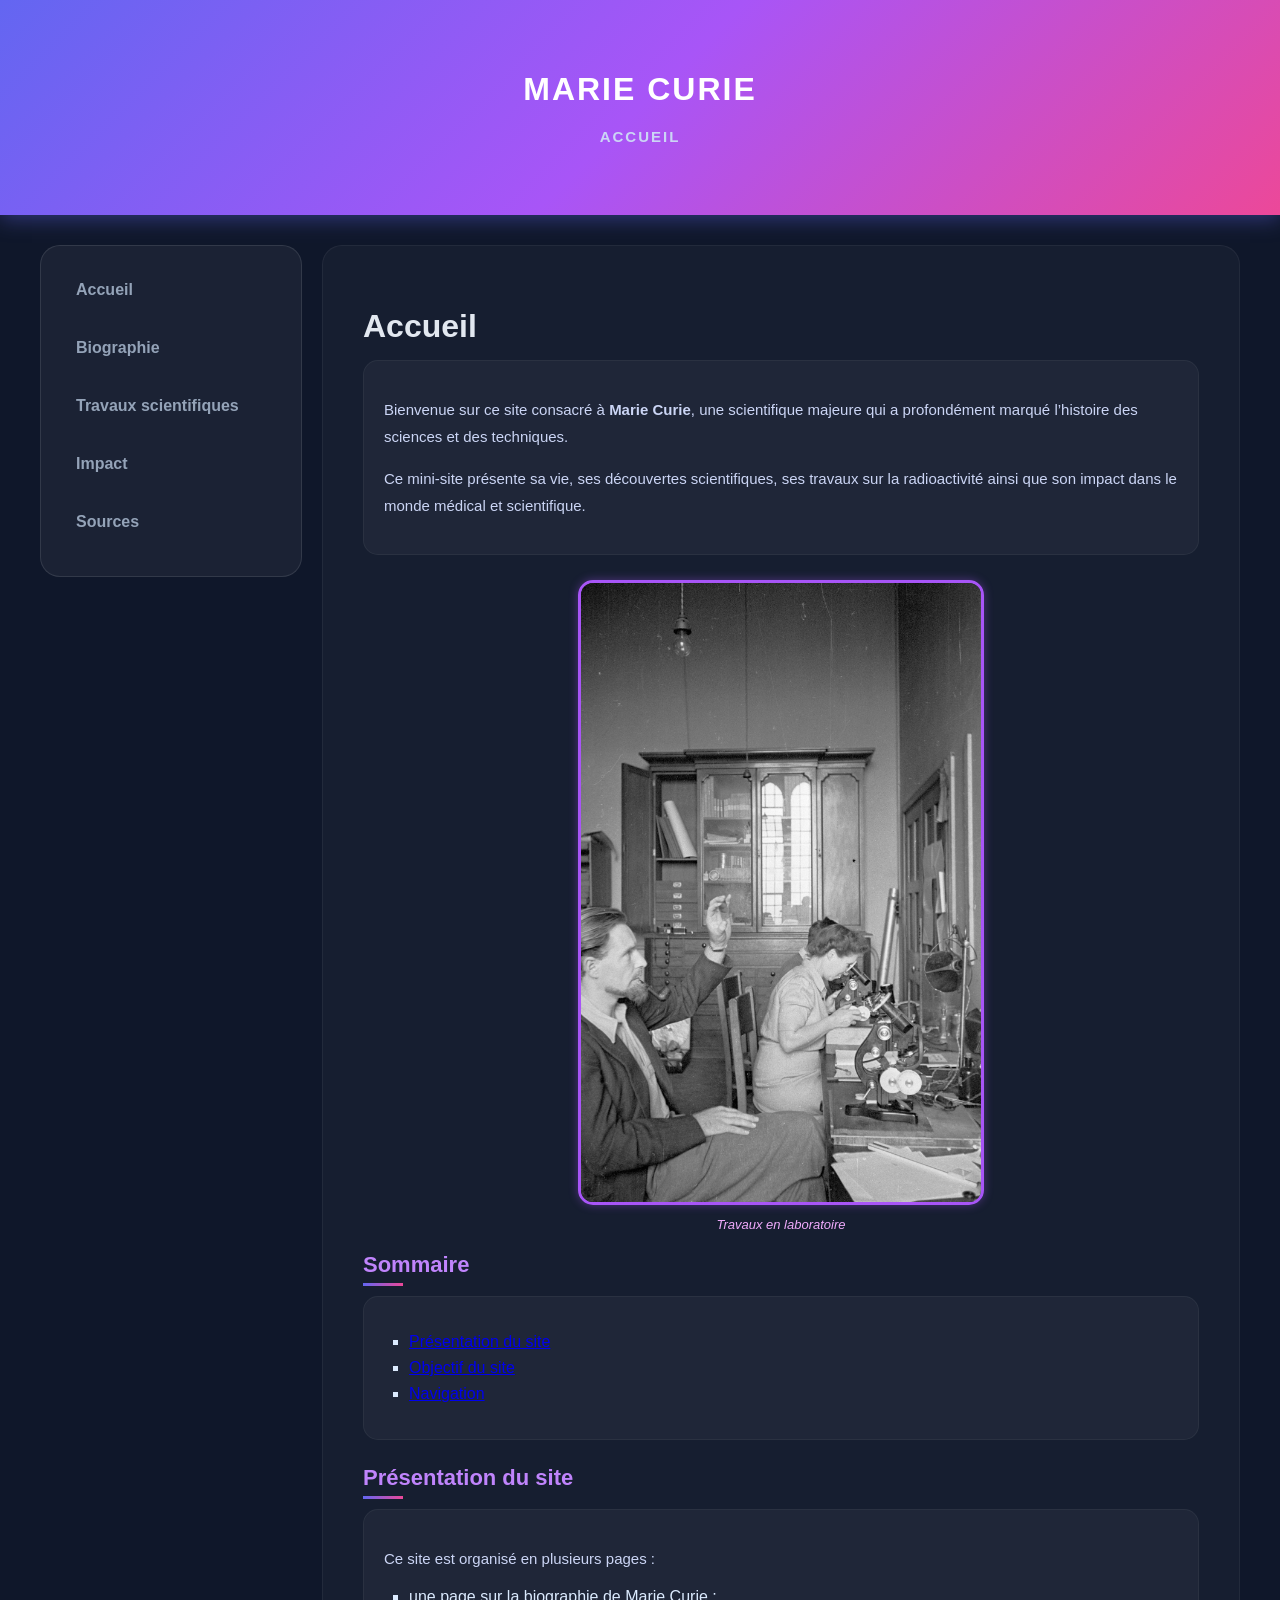
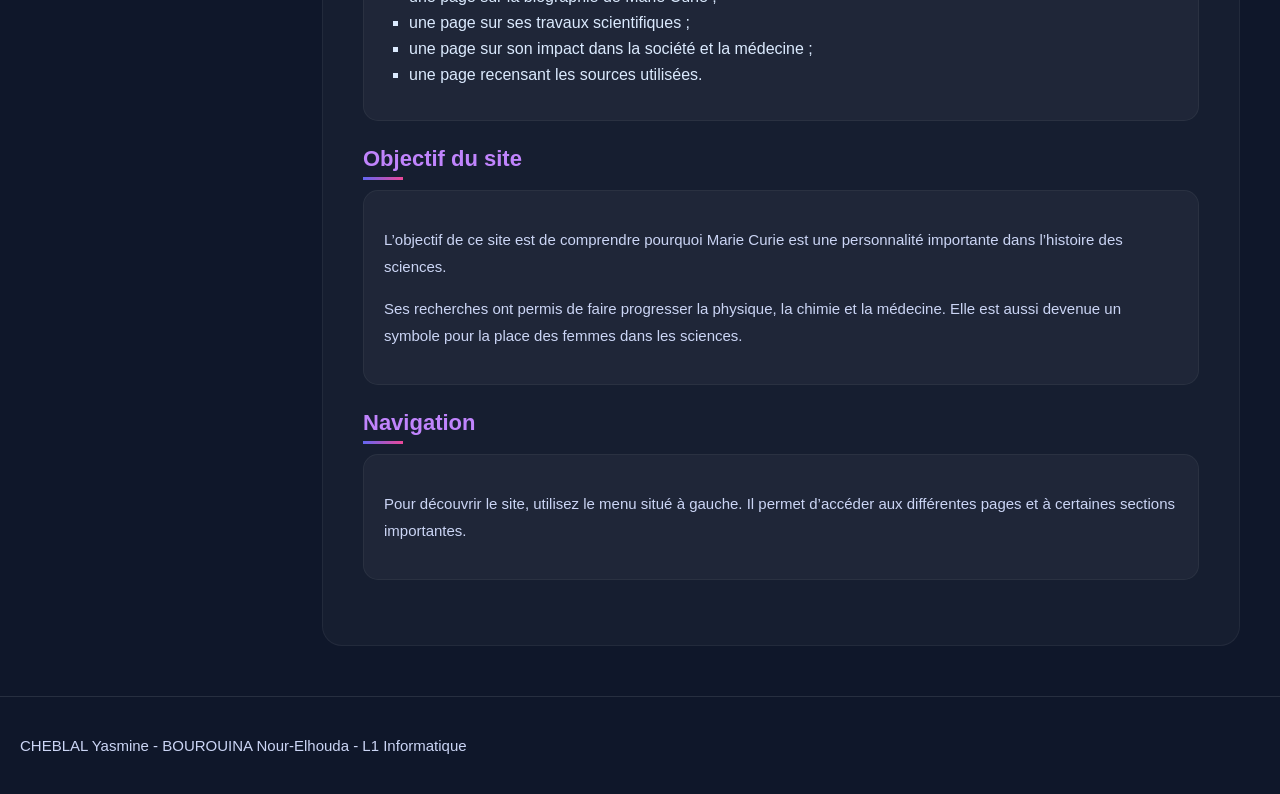
<file: ProjetDocWeb/HTML/index.html>
<!DOCTYPE html PUBLIC "-//W3C//DTD XHTML 1.0 Strict//EN"
  "http://www.w3.org/TR/xhtml1/DTD/xhtml1-strict.dtd">

<html xmlns="http://www.w3.org/1999/xhtml" lang="fr">
<head>
<meta http-equiv="Content-Type" content="text/html; charset=utf-8" />
<title>Marie Curie - Accueil</title>
<link rel="stylesheet" type="text/css" href="../css/Cheblal-Bourouina.css" />
</head>

<body>

<div id="titre">
<h1>Marie Curie</h1>
<p>Accueil</p>
</div>

<div id="body">

<div id="menu">
<a href="index.html">Accueil</a>
<a href="biographie.html">Biographie</a>
<a href="travaux.html">Travaux scientifiques</a>
<a href="impact.html">Impact</a>
<a href="sources.html">Sources</a>
</div>
<div id="contenu">
<h1 id="accueil">Accueil</h1>
<div class="section">
<p>Bienvenue sur ce site consacré à <strong>Marie Curie</strong>, une
scientifique majeure qui a profondément marqué l’histoire des sciences
et des techniques.</p>
<p>Ce mini-site présente sa vie, ses découvertes scientifiques, ses
travaux sur la radioactivité ainsi que son impact dans le monde médical
et scientifique.</p>
</div>
<div class="float">
<img src="../IMAGES/traveaux.jpeg" alt="Travaux en laboratoire" />
<div class="figcaption">Travaux en laboratoire</div>
</div>
<h2 id="sommaire">Sommaire</h2>
<div class="section">
<ul>
<li><a href="#presentation">Présentation du site</a></li>
<li><a href="#objectif">Objectif du site</a></li>
<li><a href="#navigation">Navigation</a></li>
</ul>
</div>
<h2 id="presentation">Présentation du site</h2>
<div class="section">
<p>Ce site est organisé en plusieurs pages :</p>
<ul>
<li>une page sur la biographie de Marie Curie ;</li>
<li>une page sur ses travaux scientifiques ;</li>
<li>une page sur son impact dans la société et la médecine ;</li>
<li>une page recensant les sources utilisées.</li>
</ul>
</div>
<h2 id="objectif">Objectif du site</h2>
<div class="section">
<p>L’objectif de ce site est de comprendre pourquoi Marie Curie est une
personnalité importante dans l’histoire des sciences.</p>
<p>Ses recherches ont permis de faire progresser la physique, la chimie
et la médecine. Elle est aussi devenue un symbole pour la place des
femmes dans les sciences.</p>
</div>
<h2 id="navigation">Navigation</h2>
<div class="section">
<p>Pour découvrir le site, utilisez le menu situé à gauche. Il permet
d’accéder aux différentes pages et à certaines sections importantes.</p>
</div>
</div>

</div>

<div id="auteurs">
<p>CHEBLAL Yasmine  - BOUROUINA Nour-Elhouda  - L1 Informatique</p>
</div>
</body>
</html>
</file>
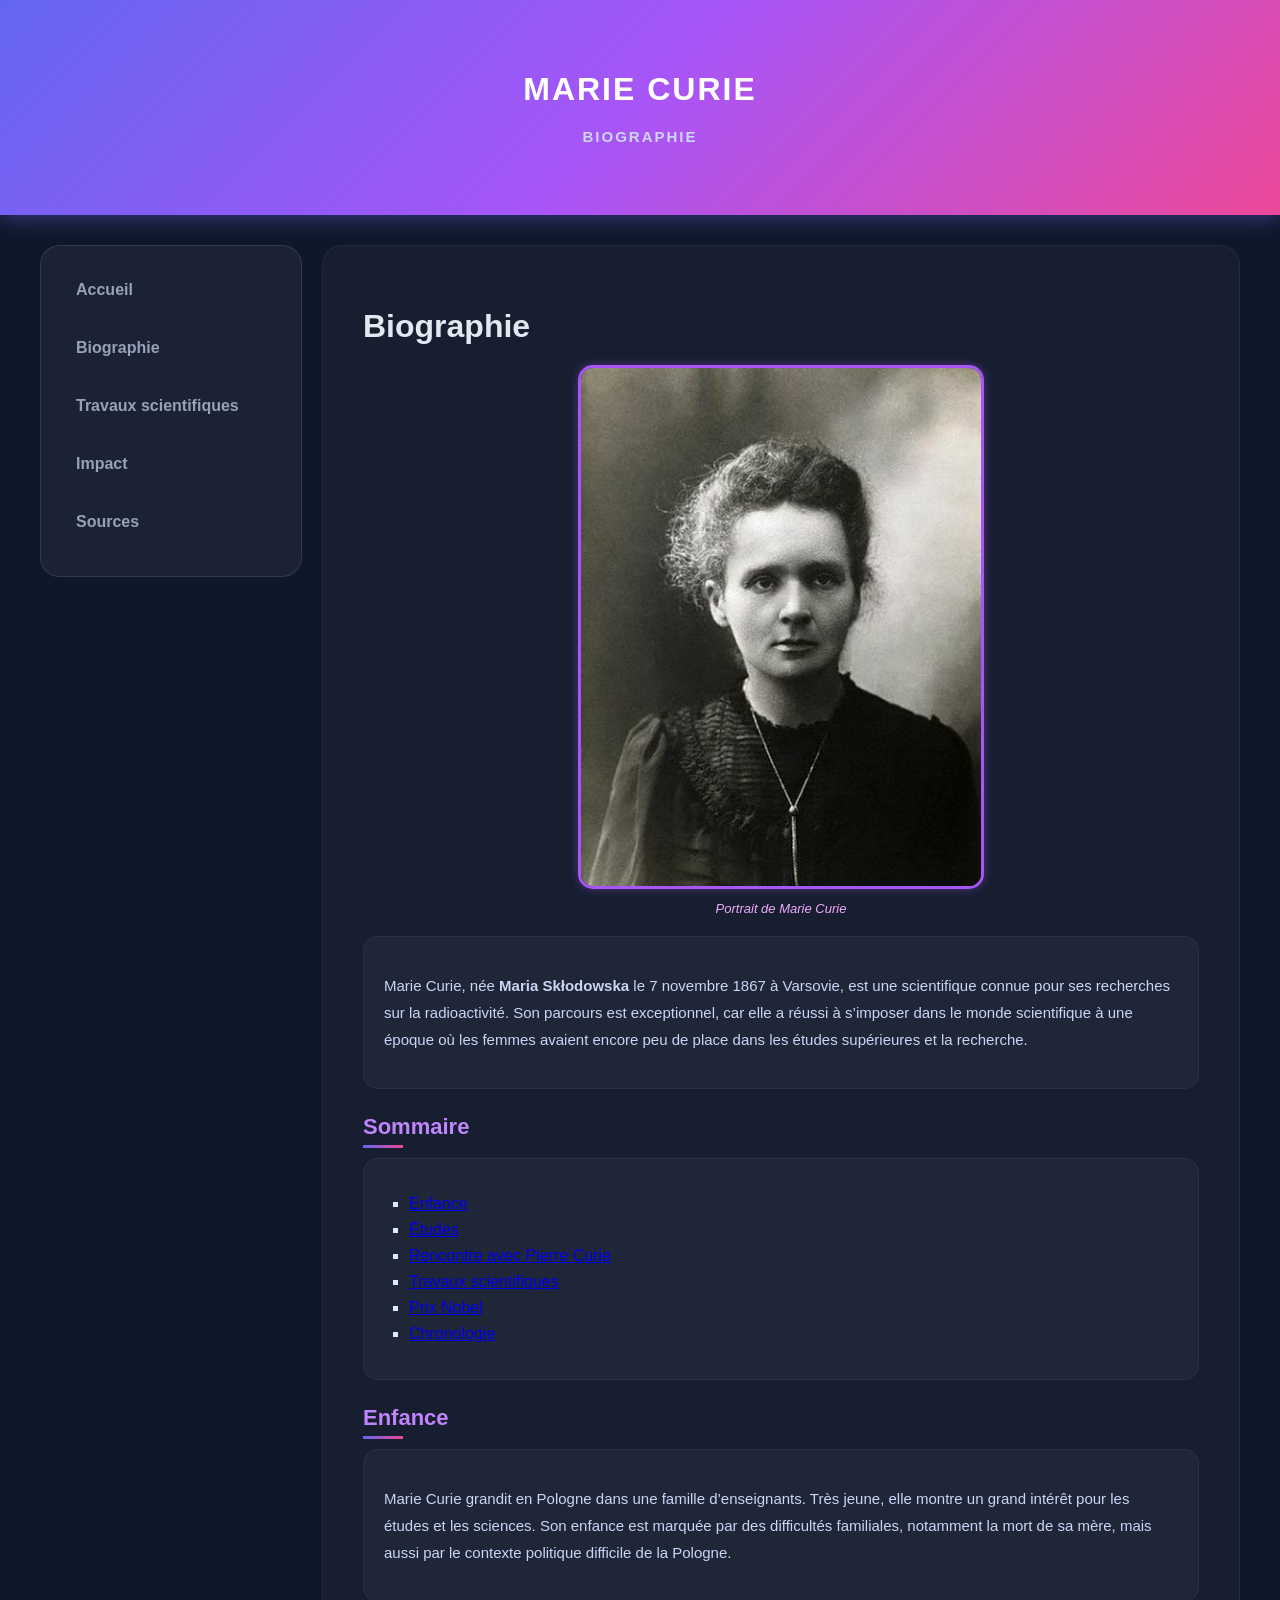
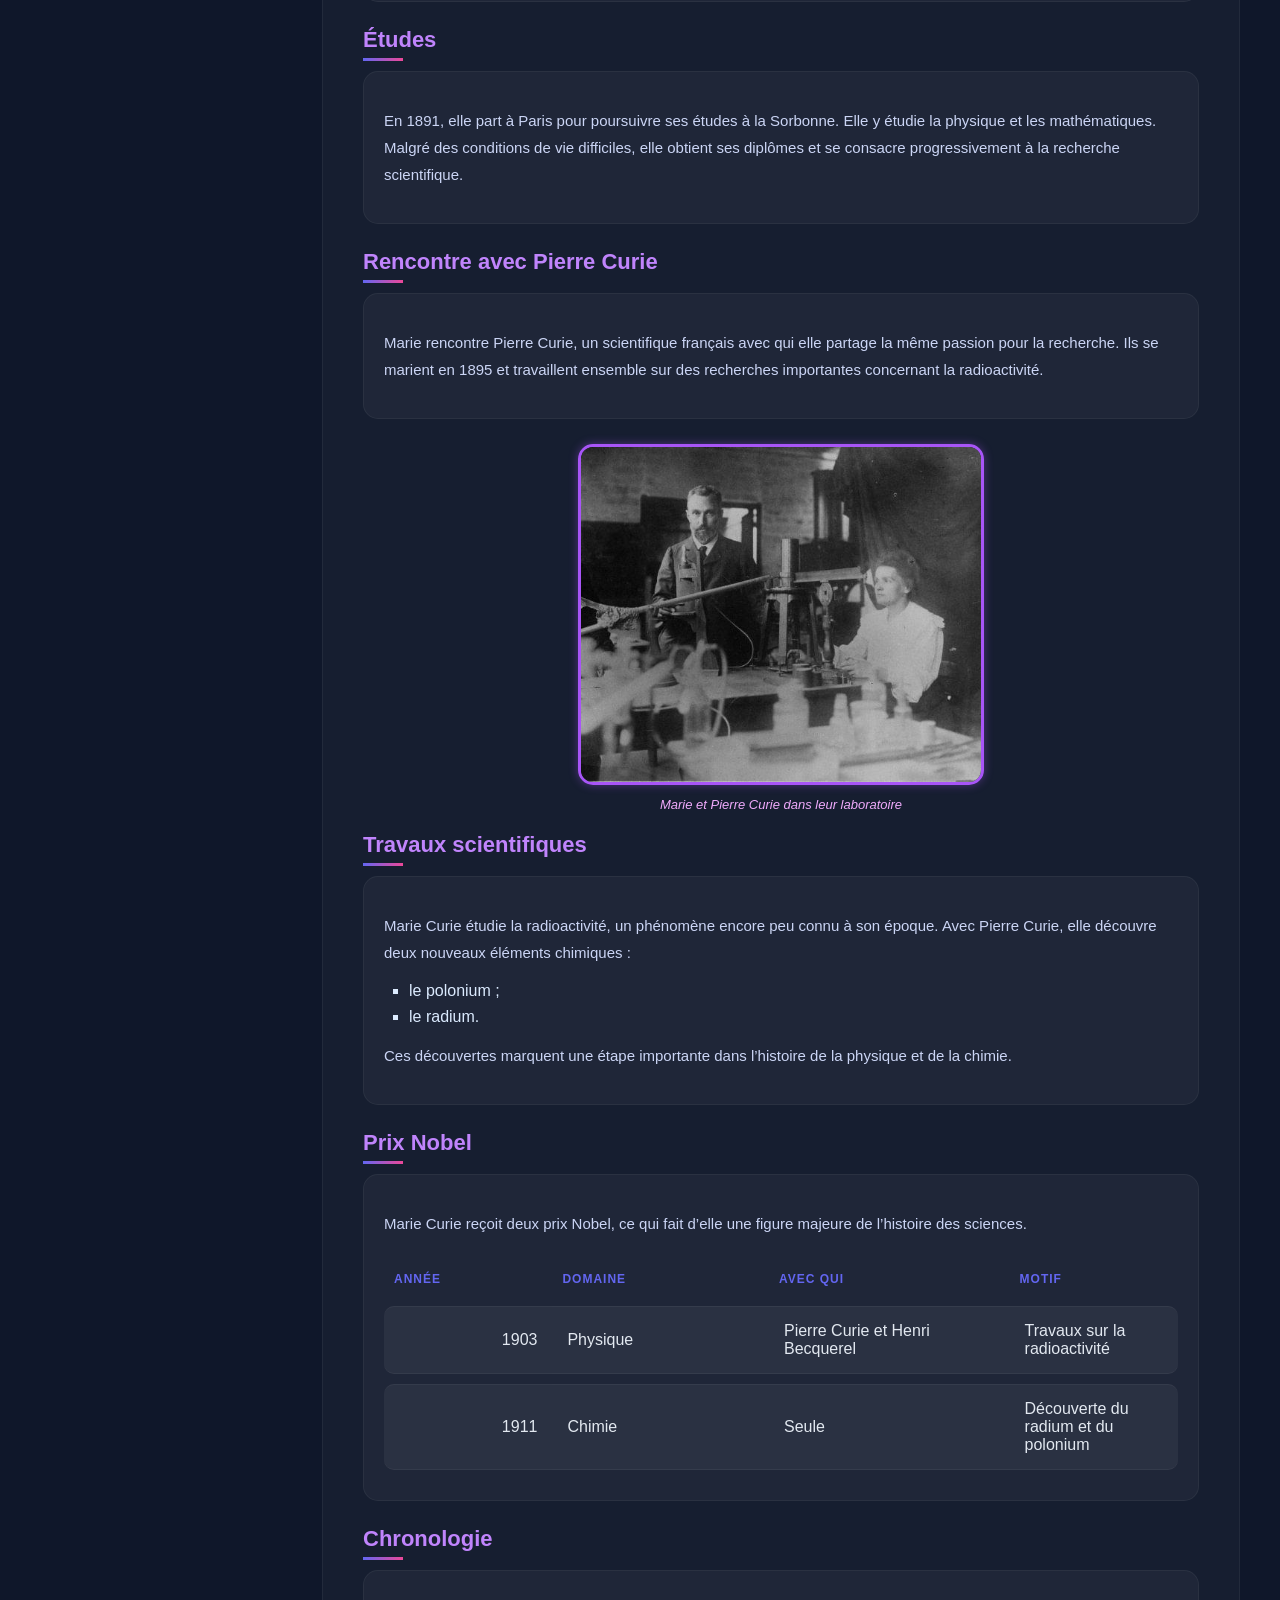
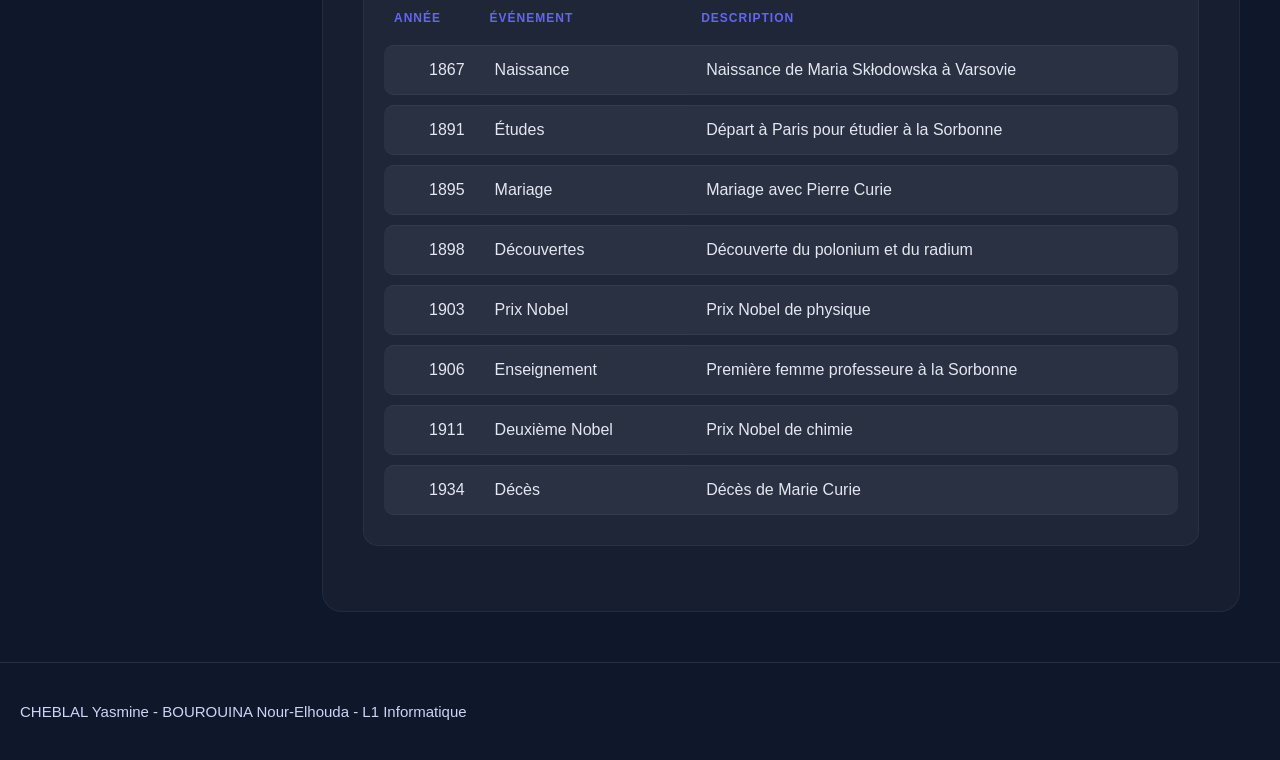
<file: ProjetDocWeb/HTML/biographie.html>
<!DOCTYPE html PUBLIC "-//W3C//DTD XHTML 1.0 Strict//EN"
  "http://www.w3.org/TR/xhtml1/DTD/xhtml1-strict.dtd">

<html xmlns="http://www.w3.org/1999/xhtml" lang="fr">
<head>
<meta http-equiv="Content-Type" content="text/html; charset=utf-8" />
<title>Marie Curie - Biographie</title>
<link rel="stylesheet" type="text/css" href="../css/Cheblal-Bourouina.css" />
</head>

<body>

<div id="titre">
<h1>Marie Curie</h1>
<p>Biographie</p>
</div>

<div id="body">

<div id="menu">
<a href="index.html">Accueil</a>
<a href="biographie.html">Biographie</a>
<a href="travaux.html">Travaux scientifiques</a>
<a href="impact.html">Impact</a>
<a href="sources.html">Sources</a>
</div>
<div id="contenu">
<h1 id="biographie">Biographie</h1>
<div class="float">
<img src="../IMAGES/marie.jpg" alt="Portrait de Marie Curie" />
<div class="figcaption">Portrait de Marie Curie</div>
</div>
<div class="section">
<p>Marie Curie, née <strong>Maria Skłodowska</strong> le 7 novembre 1867
à Varsovie, est une scientifique connue pour ses recherches sur la
radioactivité. Son parcours est exceptionnel, car elle a réussi à
s’imposer dans le monde scientifique à une époque où les femmes avaient
encore peu de place dans les études supérieures et la recherche.</p>
</div>
<h2 id="sommaire">Sommaire</h2>
<div class="section">
<ul>
<li><a href="#enfance">Enfance</a></li>
<li><a href="#etudes">Études</a></li>
<li><a href="#pierre-curie">Rencontre avec Pierre Curie</a></li>
<li><a href="#travaux">Travaux scientifiques</a></li>
<li><a href="#prix-nobel">Prix Nobel</a></li>
<li><a href="#chronologie">Chronologie</a></li>
</ul>
</div>
<h2 id="enfance">Enfance</h2>
<div class="section">
<p>Marie Curie grandit en Pologne dans une famille d’enseignants. Très
jeune, elle montre un grand intérêt pour les études et les sciences. Son
enfance est marquée par des difficultés familiales, notamment la mort de
sa mère, mais aussi par le contexte politique difficile de la
Pologne.</p>
</div>
<h2 id="etudes">Études</h2>
<div class="section">
<p>En 1891, elle part à Paris pour poursuivre ses études à la Sorbonne.
Elle y étudie la physique et les mathématiques. Malgré des conditions de
vie difficiles, elle obtient ses diplômes et se consacre progressivement
à la recherche scientifique.</p>
</div>
<h2 id="pierre-curie">Rencontre avec Pierre Curie</h2>
<div class="section">
<p>Marie rencontre Pierre Curie, un scientifique français avec qui elle
partage la même passion pour la recherche. Ils se marient en 1895 et
travaillent ensemble sur des recherches importantes concernant la
radioactivité.</p>
</div>
<div class="float">
<img src="../IMAGES/labo2.jpeg"
alt="Marie et Pierre Curie dans leur laboratoire" />
<div class="figcaption">Marie et Pierre Curie dans leur
laboratoire</div>
</div>
<h2 id="travaux">Travaux scientifiques</h2>
<div class="section">
<p>Marie Curie étudie la radioactivité, un phénomène encore peu connu à
son époque. Avec Pierre Curie, elle découvre deux nouveaux éléments
chimiques :</p>
<ul>
<li>le polonium ;</li>
<li>le radium.</li>
</ul>
<p>Ces découvertes marquent une étape importante dans l’histoire de la
physique et de la chimie.</p>
</div>
<h2 id="prix-nobel">Prix Nobel</h2>
<div class="section">
<p>Marie Curie reçoit deux prix Nobel, ce qui fait d’elle une figure
majeure de l’histoire des sciences.</p>
<table>
<colgroup>
<col width="21%" />
<col width="27%" />
<col width="30%" />
<col width="21%" />
</colgroup>
<thead>
<tr class="header">
<th align="right">Année</th>
<th>Domaine</th>
<th>Avec qui</th>
<th>Motif</th>
</tr>
</thead>
<tbody>
<tr class="odd">
<td align="right">1903</td>
<td>Physique</td>
<td>Pierre Curie et Henri Becquerel</td>
<td>Travaux sur la radioactivité</td>
</tr>
<tr class="even">
<td align="right">1911</td>
<td>Chimie</td>
<td>Seule</td>
<td>Découverte du radium et du polonium</td>
</tr>
</tbody>
</table>
</div>
<h2 id="chronologie">Chronologie</h2>
<div class="section">
<table>
<thead>
<tr class="header">
<th align="right">Année</th>
<th>Événement</th>
<th>Description</th>
</tr>
</thead>
<tbody>
<tr class="odd">
<td align="right">1867</td>
<td>Naissance</td>
<td>Naissance de Maria Skłodowska à Varsovie</td>
</tr>
<tr class="even">
<td align="right">1891</td>
<td>Études</td>
<td>Départ à Paris pour étudier à la Sorbonne</td>
</tr>
<tr class="odd">
<td align="right">1895</td>
<td>Mariage</td>
<td>Mariage avec Pierre Curie</td>
</tr>
<tr class="even">
<td align="right">1898</td>
<td>Découvertes</td>
<td>Découverte du polonium et du radium</td>
</tr>
<tr class="odd">
<td align="right">1903</td>
<td>Prix Nobel</td>
<td>Prix Nobel de physique</td>
</tr>
<tr class="even">
<td align="right">1906</td>
<td>Enseignement</td>
<td>Première femme professeure à la Sorbonne</td>
</tr>
<tr class="odd">
<td align="right">1911</td>
<td>Deuxième Nobel</td>
<td>Prix Nobel de chimie</td>
</tr>
<tr class="even">
<td align="right">1934</td>
<td>Décès</td>
<td>Décès de Marie Curie</td>
</tr>
</tbody>
</table>
</div>
</div>

</div>

<div id="auteurs">
<p>CHEBLAL Yasmine  - BOUROUINA Nour-Elhouda  - L1 Informatique</p>
</div>
</body>
</html>
</file>
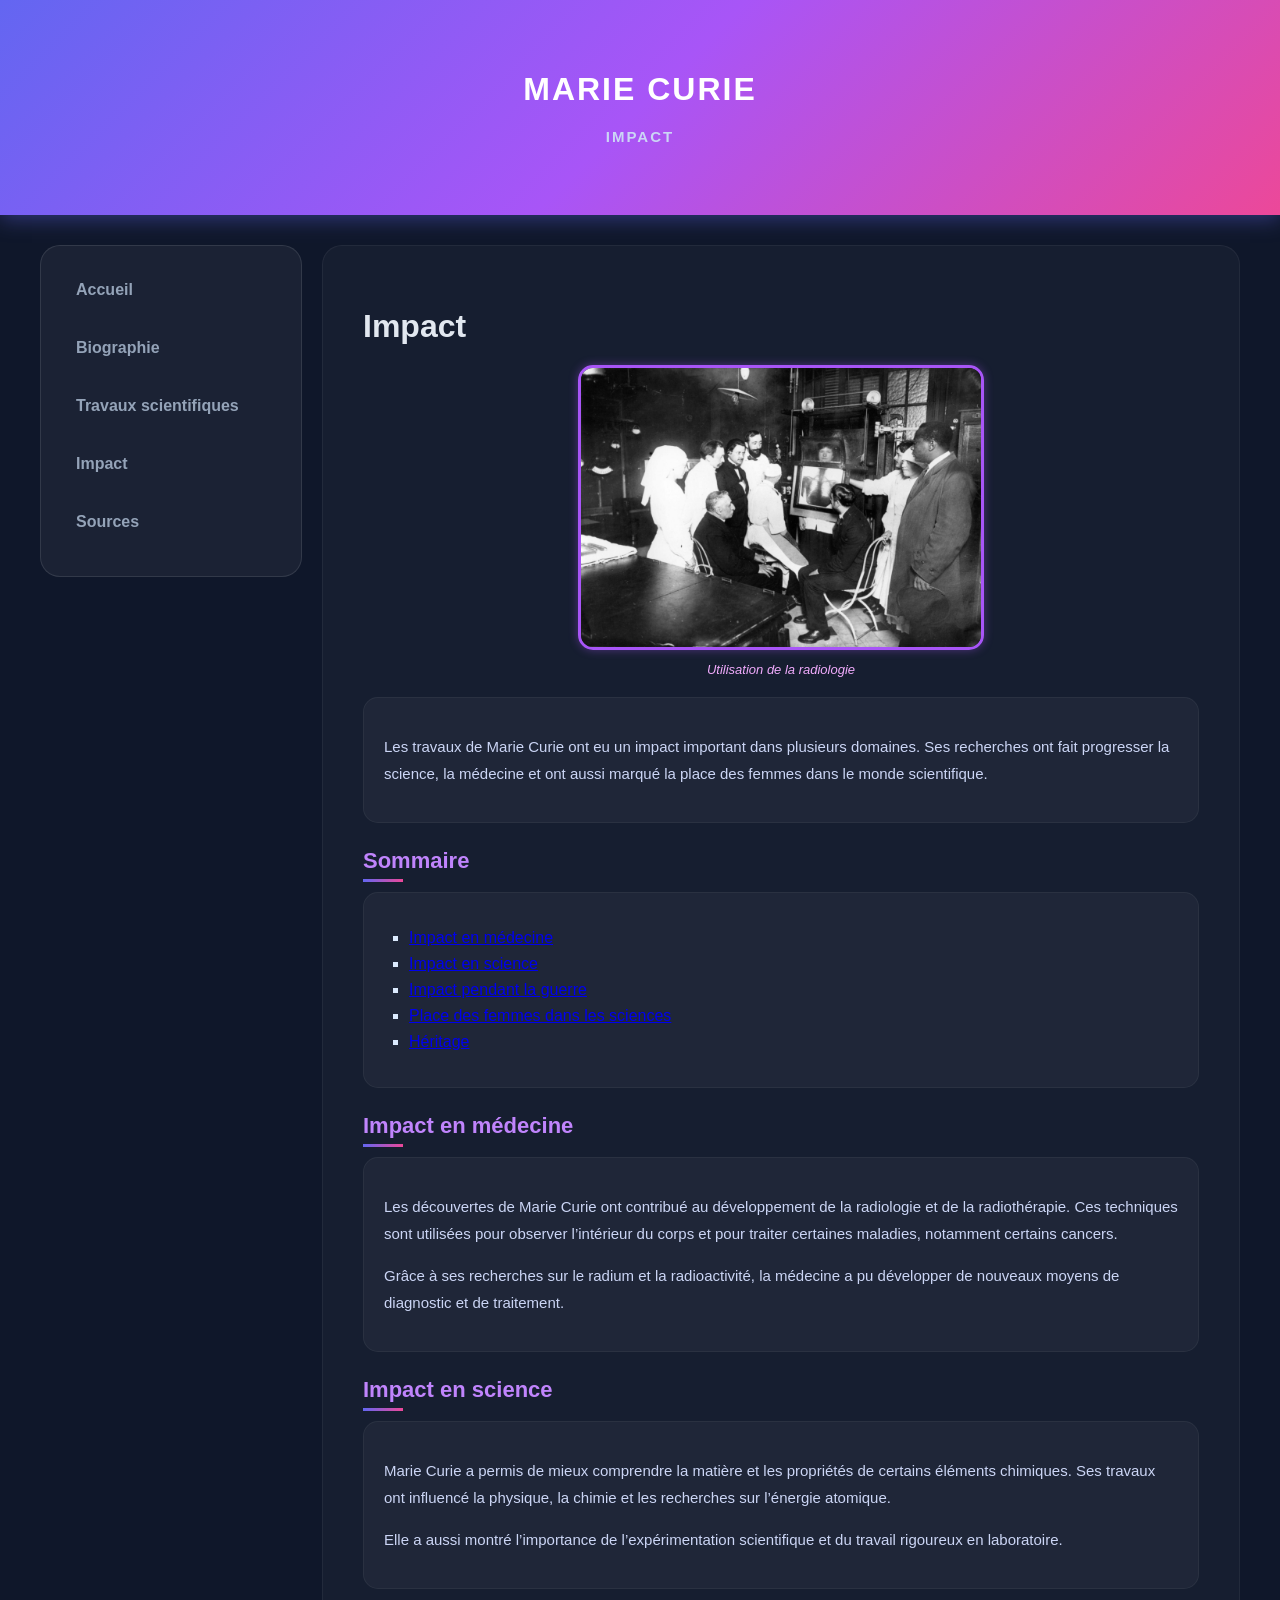
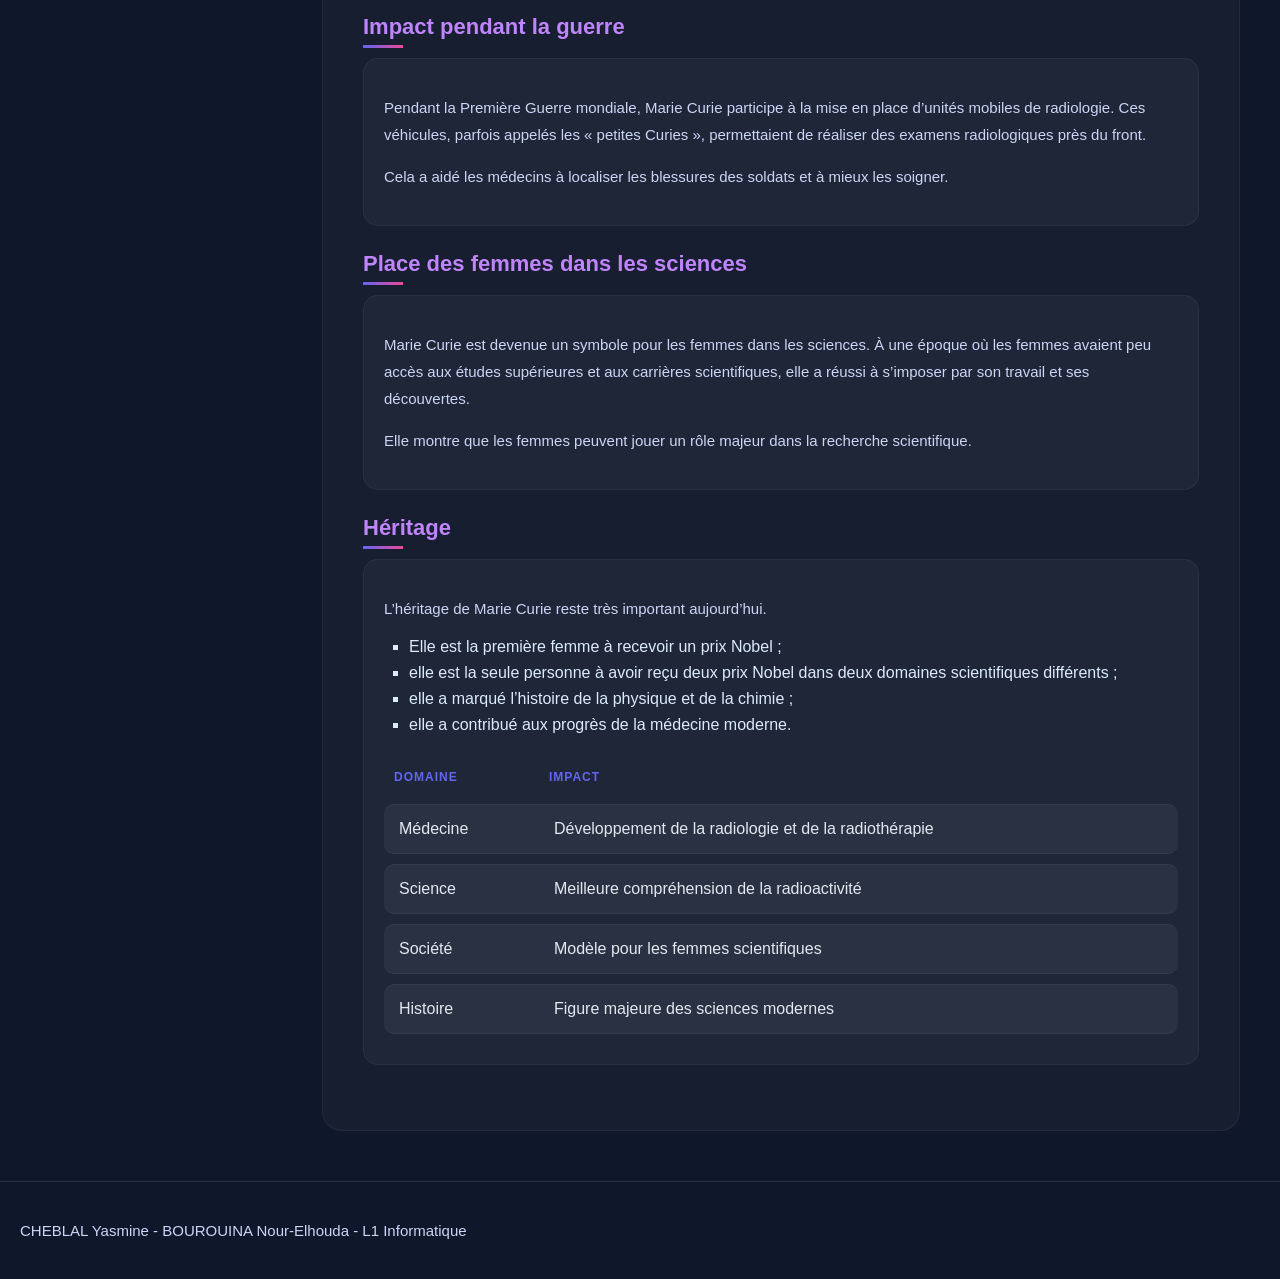
<file: ProjetDocWeb/HTML/impact.html>
<!DOCTYPE html PUBLIC "-//W3C//DTD XHTML 1.0 Strict//EN"
  "http://www.w3.org/TR/xhtml1/DTD/xhtml1-strict.dtd">

<html xmlns="http://www.w3.org/1999/xhtml" lang="fr">
<head>
<meta http-equiv="Content-Type" content="text/html; charset=utf-8" />
<title>Marie Curie - Impact</title>
<link rel="stylesheet" type="text/css" href="../css/Cheblal-Bourouina.css" />
</head>

<body>

<div id="titre">
<h1>Marie Curie</h1>
<p>Impact</p>
</div>

<div id="body">

<div id="menu">
<a href="index.html">Accueil</a>
<a href="biographie.html">Biographie</a>
<a href="travaux.html">Travaux scientifiques</a>
<a href="impact.html">Impact</a>
<a href="sources.html">Sources</a>
</div>
<div id="contenu">
<h1 id="impact">Impact</h1>
<div class="float">
<img src="../IMAGES/radio.jpeg" alt="Utilisation de la radiologie" />
<div class="figcaption">Utilisation de la radiologie</div>
</div>
<div class="section">
<p>Les travaux de Marie Curie ont eu un impact important dans plusieurs
domaines. Ses recherches ont fait progresser la science, la médecine et
ont aussi marqué la place des femmes dans le monde scientifique.</p>
</div>
<h2 id="sommaire">Sommaire</h2>
<div class="section">
<ul>
<li><a href="#medecine">Impact en médecine</a></li>
<li><a href="#science">Impact en science</a></li>
<li><a href="#guerre">Impact pendant la guerre</a></li>
<li><a href="#femmes">Place des femmes dans les sciences</a></li>
<li><a href="#heritage">Héritage</a></li>
</ul>
</div>
<h2 id="medecine">Impact en médecine</h2>
<div class="section">
<p>Les découvertes de Marie Curie ont contribué au développement de la
radiologie et de la radiothérapie. Ces techniques sont utilisées pour
observer l’intérieur du corps et pour traiter certaines maladies,
notamment certains cancers.</p>
<p>Grâce à ses recherches sur le radium et la radioactivité, la médecine
a pu développer de nouveaux moyens de diagnostic et de traitement.</p>
</div>
<h2 id="science">Impact en science</h2>
<div class="section">
<p>Marie Curie a permis de mieux comprendre la matière et les propriétés
de certains éléments chimiques. Ses travaux ont influencé la physique,
la chimie et les recherches sur l’énergie atomique.</p>
<p>Elle a aussi montré l’importance de l’expérimentation scientifique et
du travail rigoureux en laboratoire.</p>
</div>
<h2 id="guerre">Impact pendant la guerre</h2>
<div class="section">
<p>Pendant la Première Guerre mondiale, Marie Curie participe à la mise
en place d’unités mobiles de radiologie. Ces véhicules, parfois appelés
les « petites Curies », permettaient de réaliser des examens
radiologiques près du front.</p>
<p>Cela a aidé les médecins à localiser les blessures des soldats et à
mieux les soigner.</p>
</div>
<h2 id="femmes">Place des femmes dans les sciences</h2>
<div class="section">
<p>Marie Curie est devenue un symbole pour les femmes dans les sciences.
À une époque où les femmes avaient peu accès aux études supérieures et
aux carrières scientifiques, elle a réussi à s’imposer par son travail
et ses découvertes.</p>
<p>Elle montre que les femmes peuvent jouer un rôle majeur dans la
recherche scientifique.</p>
</div>
<h2 id="heritage">Héritage</h2>
<div class="section">
<p>L’héritage de Marie Curie reste très important aujourd’hui.</p>
<ul>
<li>Elle est la première femme à recevoir un prix Nobel ;</li>
<li>elle est la seule personne à avoir reçu deux prix Nobel dans deux
domaines scientifiques différents ;</li>
<li>elle a marqué l’histoire de la physique et de la chimie ;</li>
<li>elle a contribué aux progrès de la médecine moderne.</li>
</ul>
<table>
<thead>
<tr class="header">
<th>Domaine</th>
<th>Impact</th>
</tr>
</thead>
<tbody>
<tr class="odd">
<td>Médecine</td>
<td>Développement de la radiologie et de la radiothérapie</td>
</tr>
<tr class="even">
<td>Science</td>
<td>Meilleure compréhension de la radioactivité</td>
</tr>
<tr class="odd">
<td>Société</td>
<td>Modèle pour les femmes scientifiques</td>
</tr>
<tr class="even">
<td>Histoire</td>
<td>Figure majeure des sciences modernes</td>
</tr>
</tbody>
</table>
</div>
</div>

</div>

<div id="auteurs">
<p>CHEBLAL Yasmine  - BOUROUINA Nour-Elhouda  - L1 Informatique</p>
</div>
</body>
</html>
</file>
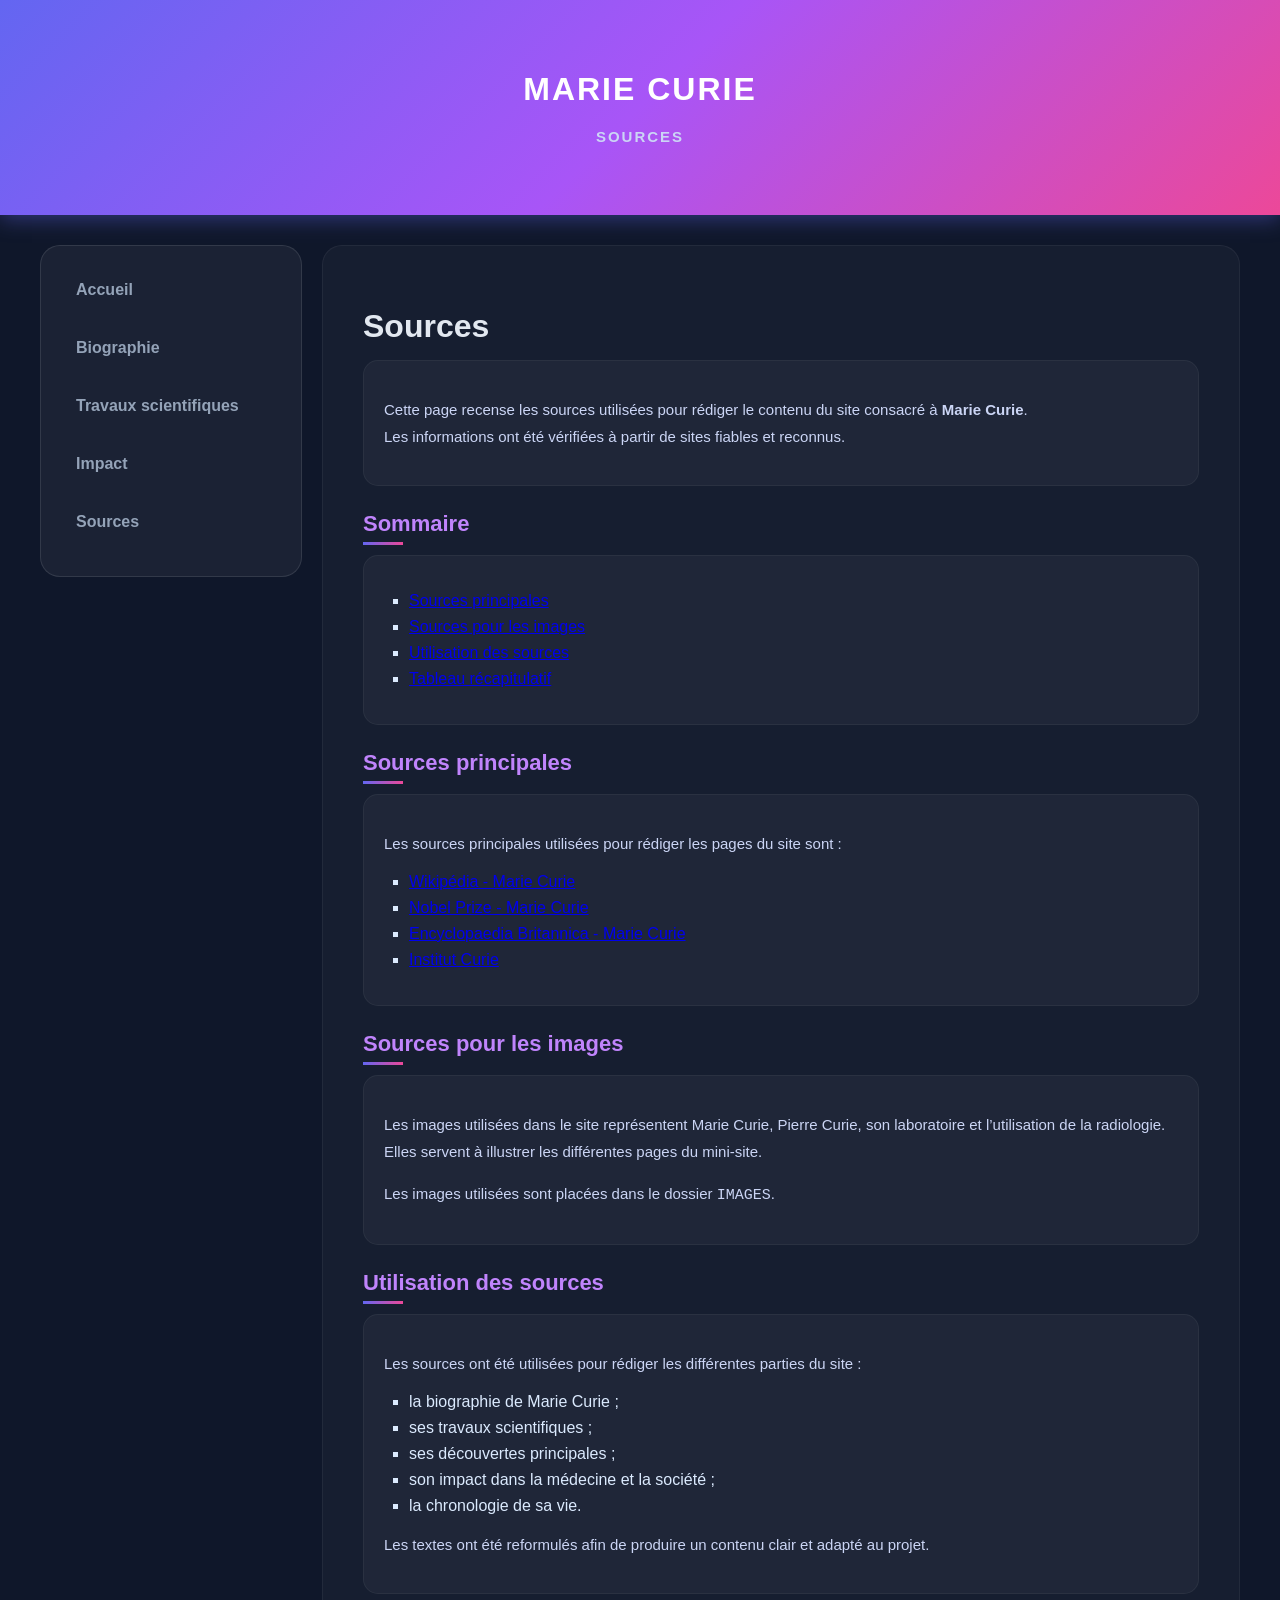
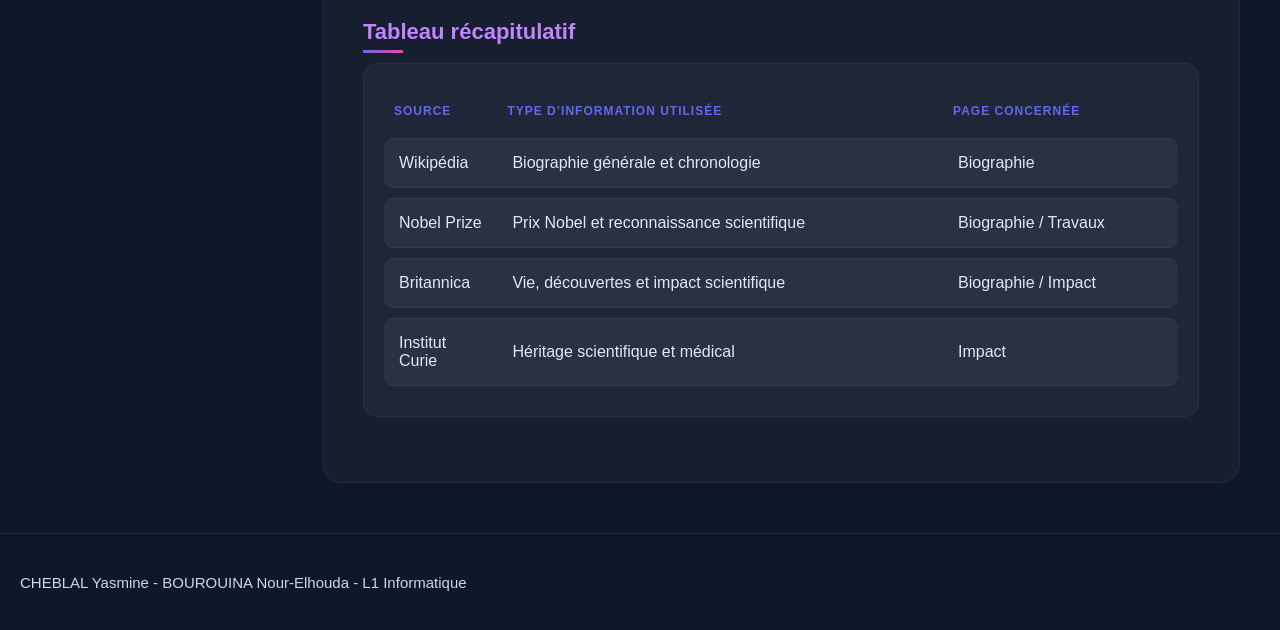
<file: ProjetDocWeb/HTML/sources.html>
<!DOCTYPE html PUBLIC "-//W3C//DTD XHTML 1.0 Strict//EN"
  "http://www.w3.org/TR/xhtml1/DTD/xhtml1-strict.dtd">

<html xmlns="http://www.w3.org/1999/xhtml" lang="fr">
<head>
<meta http-equiv="Content-Type" content="text/html; charset=utf-8" />
<title>Marie Curie - Sources</title>
<link rel="stylesheet" type="text/css" href="../css/Cheblal-Bourouina.css" />
</head>

<body>

<div id="titre">
<h1>Marie Curie</h1>
<p>Sources</p>
</div>

<div id="body">

<div id="menu">
<a href="index.html">Accueil</a>
<a href="biographie.html">Biographie</a>
<a href="travaux.html">Travaux scientifiques</a>
<a href="impact.html">Impact</a>
<a href="sources.html">Sources</a>
</div>
<div id="contenu">
<h1 id="sources">Sources</h1>
<div class="section">
<p>Cette page recense les sources utilisées pour rédiger le contenu du
site consacré à <strong>Marie Curie</strong>.<br />
Les informations ont été vérifiées à partir de sites fiables et
reconnus.</p>
</div>
<h2 id="sommaire">Sommaire</h2>
<div class="section">
<ul>
<li><a href="#sources-principales">Sources principales</a></li>
<li><a href="#sources-images">Sources pour les images</a></li>
<li><a href="#utilisation">Utilisation des sources</a></li>
<li><a href="#tableau">Tableau récapitulatif</a></li>
</ul>
</div>
<h2 id="sources-principales">Sources principales</h2>
<div class="section">
<p>Les sources principales utilisées pour rédiger les pages du site sont
:</p>
<ul>
<li><a href="https://fr.wikipedia.org/wiki/Marie_Curie">Wikipédia -
Marie Curie</a></li>
<li><a
href="https://www.nobelprize.org/prizes/physics/1903/marie-curie/biographical/">Nobel
Prize - Marie Curie</a></li>
<li><a
href="https://www.britannica.com/biography/Marie-Curie">Encyclopaedia
Britannica - Marie Curie</a></li>
<li><a href="https://curie.fr/">Institut Curie</a></li>
</ul>
</div>
<h2 id="sources-images">Sources pour les images</h2>
<div class="section">
<p>Les images utilisées dans le site représentent Marie Curie, Pierre
Curie, son laboratoire et l’utilisation de la radiologie.<br />
Elles servent à illustrer les différentes pages du mini-site.</p>
<p>Les images utilisées sont placées dans le dossier
<code>IMAGES</code>.</p>
</div>
<h2 id="utilisation">Utilisation des sources</h2>
<div class="section">
<p>Les sources ont été utilisées pour rédiger les différentes parties du
site :</p>
<ul>
<li>la biographie de Marie Curie ;</li>
<li>ses travaux scientifiques ;</li>
<li>ses découvertes principales ;</li>
<li>son impact dans la médecine et la société ;</li>
<li>la chronologie de sa vie.</li>
</ul>
<p>Les textes ont été reformulés afin de produire un contenu clair et
adapté au projet.</p>
</div>
<h2 id="tableau">Tableau récapitulatif</h2>
<div class="section">
<table>
<colgroup>
<col width="14%" />
<col width="55%" />
<col width="29%" />
</colgroup>
<thead>
<tr class="header">
<th>Source</th>
<th>Type d’information utilisée</th>
<th>Page concernée</th>
</tr>
</thead>
<tbody>
<tr class="odd">
<td>Wikipédia</td>
<td>Biographie générale et chronologie</td>
<td>Biographie</td>
</tr>
<tr class="even">
<td>Nobel Prize</td>
<td>Prix Nobel et reconnaissance scientifique</td>
<td>Biographie / Travaux</td>
</tr>
<tr class="odd">
<td>Britannica</td>
<td>Vie, découvertes et impact scientifique</td>
<td>Biographie / Impact</td>
</tr>
<tr class="even">
<td>Institut Curie</td>
<td>Héritage scientifique et médical</td>
<td>Impact</td>
</tr>
</tbody>
</table>
</div>
</div>

</div>

<div id="auteurs">
<p>CHEBLAL Yasmine  - BOUROUINA Nour-Elhouda  - L1 Informatique</p>
</div>
</body>
</html>
</file>
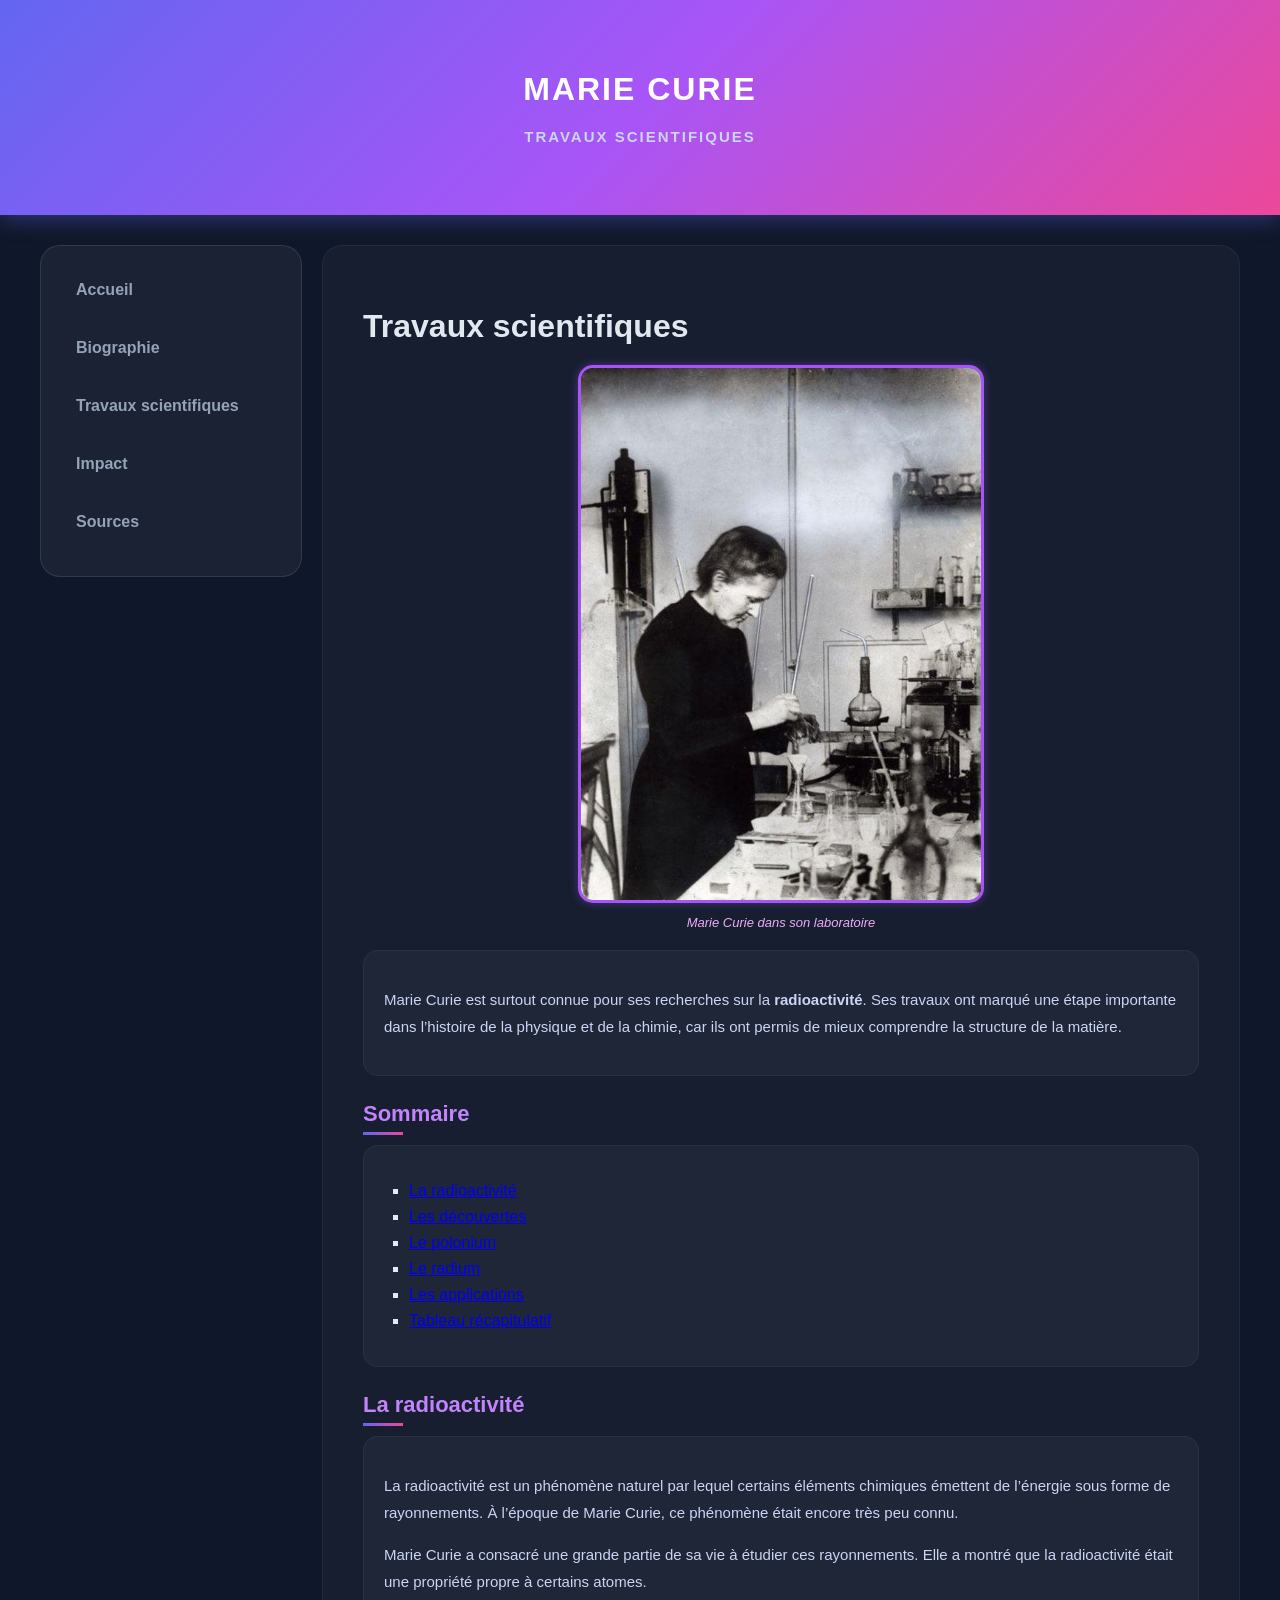
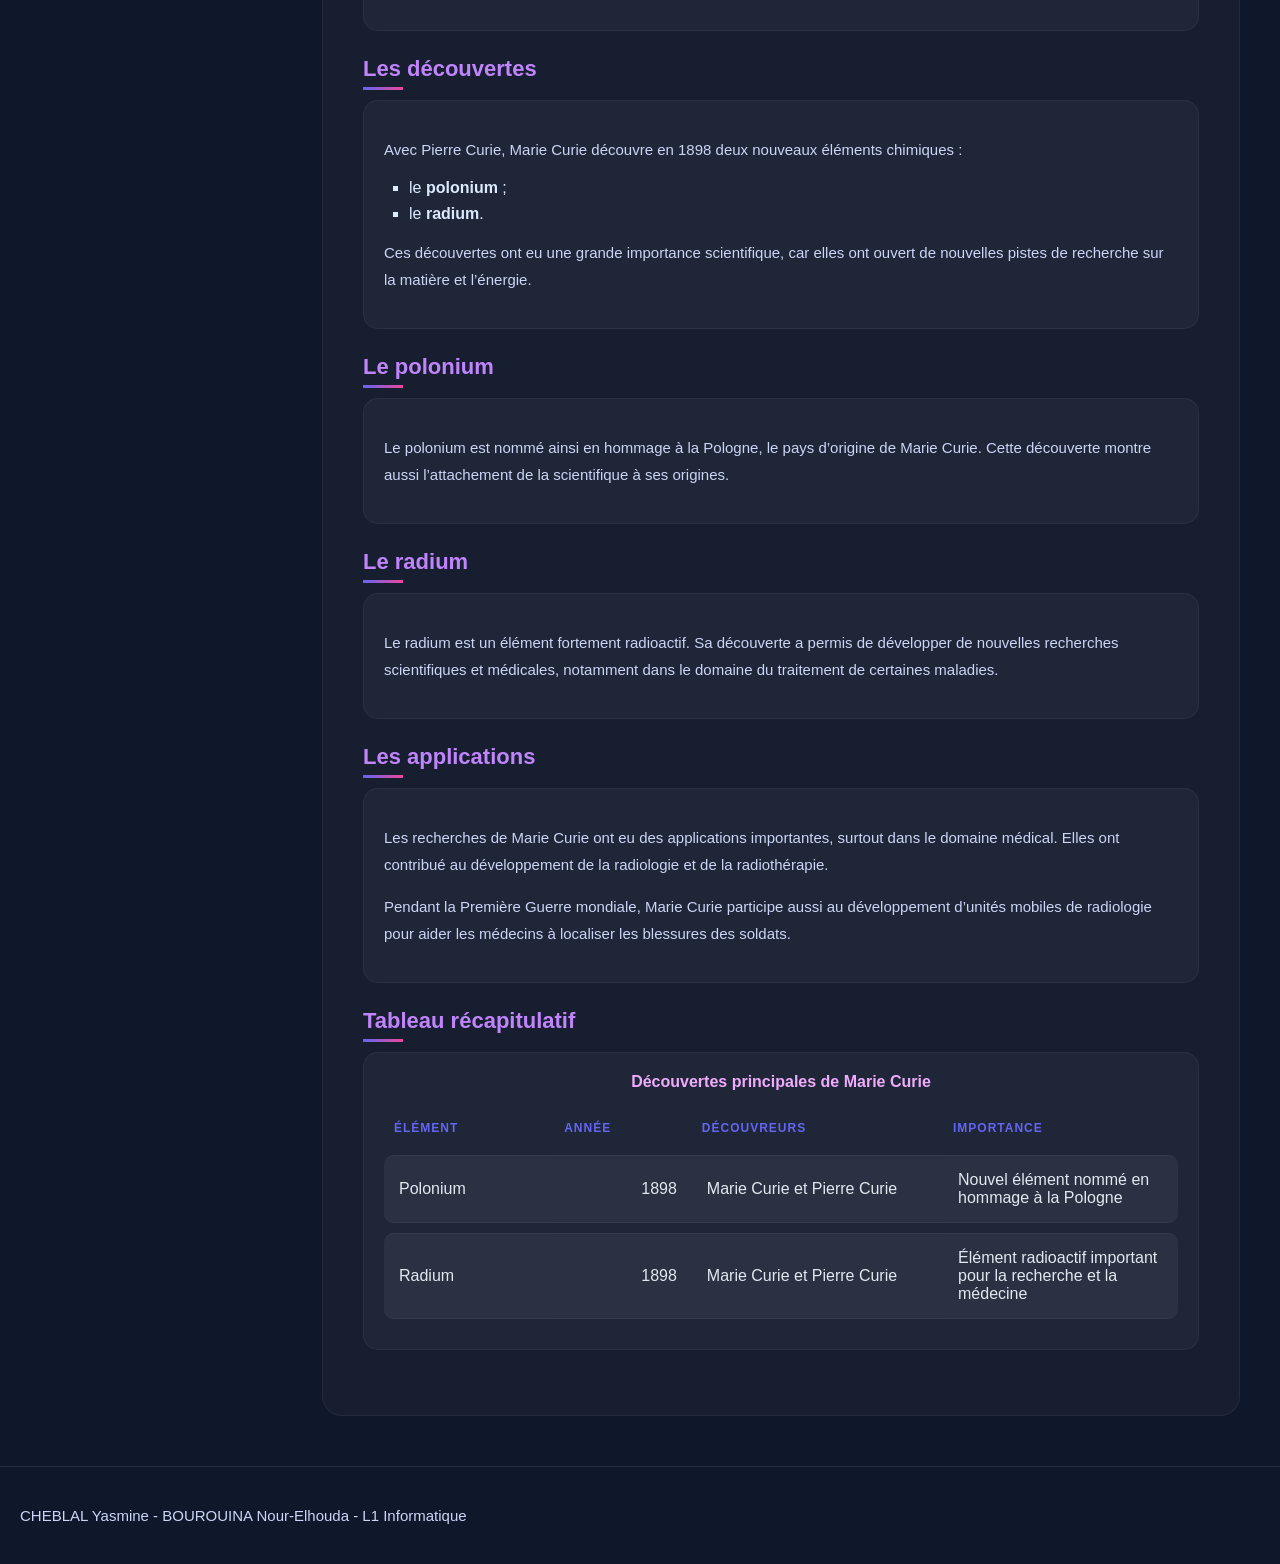
<file: ProjetDocWeb/HTML/travaux.html>
<!DOCTYPE html PUBLIC "-//W3C//DTD XHTML 1.0 Strict//EN"
  "http://www.w3.org/TR/xhtml1/DTD/xhtml1-strict.dtd">

<html xmlns="http://www.w3.org/1999/xhtml" lang="fr">
<head>
<meta http-equiv="Content-Type" content="text/html; charset=utf-8" />
<title>Marie Curie - Travaux scientifiques</title>
<link rel="stylesheet" type="text/css" href="../css/Cheblal-Bourouina.css" />
</head>

<body>

<div id="titre">
<h1>Marie Curie</h1>
<p>Travaux scientifiques</p>
</div>

<div id="body">

<div id="menu">
<a href="index.html">Accueil</a>
<a href="biographie.html">Biographie</a>
<a href="travaux.html">Travaux scientifiques</a>
<a href="impact.html">Impact</a>
<a href="sources.html">Sources</a>
</div>
<div id="contenu">
<h1 id="travaux-scientifiques">Travaux scientifiques</h1>
<div class="float">
<img src="../IMAGES/labo1.jpeg"
alt="Marie Curie dans son laboratoire" />
<div class="figcaption">Marie Curie dans son laboratoire</div>
</div>
<div class="section">
<p>Marie Curie est surtout connue pour ses recherches sur la
<strong>radioactivité</strong>. Ses travaux ont marqué une étape
importante dans l’histoire de la physique et de la chimie, car ils ont
permis de mieux comprendre la structure de la matière.</p>
</div>
<h2 id="sommaire">Sommaire</h2>
<div class="section">
<ul>
<li><a href="#radioactivite">La radioactivité</a></li>
<li><a href="#decouvertes">Les découvertes</a></li>
<li><a href="#polonium">Le polonium</a></li>
<li><a href="#radium">Le radium</a></li>
<li><a href="#applications">Les applications</a></li>
<li><a href="#tableau">Tableau récapitulatif</a></li>
</ul>
</div>
<h2 id="radioactivite">La radioactivité</h2>
<div class="section">
<p>La radioactivité est un phénomène naturel par lequel certains
éléments chimiques émettent de l’énergie sous forme de rayonnements. À
l’époque de Marie Curie, ce phénomène était encore très peu connu.</p>
<p>Marie Curie a consacré une grande partie de sa vie à étudier ces
rayonnements. Elle a montré que la radioactivité était une propriété
propre à certains atomes.</p>
</div>
<h2 id="decouvertes">Les découvertes</h2>
<div class="section">
<p>Avec Pierre Curie, Marie Curie découvre en 1898 deux nouveaux
éléments chimiques :</p>
<ul>
<li>le <strong>polonium</strong> ;</li>
<li>le <strong>radium</strong>.</li>
</ul>
<p>Ces découvertes ont eu une grande importance scientifique, car elles
ont ouvert de nouvelles pistes de recherche sur la matière et
l’énergie.</p>
</div>
<h2 id="polonium">Le polonium</h2>
<div class="section">
<p>Le polonium est nommé ainsi en hommage à la Pologne, le pays
d’origine de Marie Curie. Cette découverte montre aussi l’attachement de
la scientifique à ses origines.</p>
</div>
<h2 id="radium">Le radium</h2>
<div class="section">
<p>Le radium est un élément fortement radioactif. Sa découverte a permis
de développer de nouvelles recherches scientifiques et médicales,
notamment dans le domaine du traitement de certaines maladies.</p>
</div>
<h2 id="applications">Les applications</h2>
<div class="section">
<p>Les recherches de Marie Curie ont eu des applications importantes,
surtout dans le domaine médical. Elles ont contribué au développement de
la radiologie et de la radiothérapie.</p>
<p>Pendant la Première Guerre mondiale, Marie Curie participe aussi au
développement d’unités mobiles de radiologie pour aider les médecins à
localiser les blessures des soldats.</p>
</div>
<h2 id="tableau">Tableau récapitulatif</h2>
<div class="section">
<table>
<caption>Découvertes principales de Marie Curie</caption>
<colgroup>
<col width="21%" />
<col width="17%" />
<col width="31%" />
<col width="29%" />
</colgroup>
<thead>
<tr class="header">
<th>Élément</th>
<th align="right">Année</th>
<th>Découvreurs</th>
<th>Importance</th>
</tr>
</thead>
<tbody>
<tr class="odd">
<td>Polonium</td>
<td align="right">1898</td>
<td>Marie Curie et Pierre Curie</td>
<td>Nouvel élément nommé en hommage à la Pologne</td>
</tr>
<tr class="even">
<td>Radium</td>
<td align="right">1898</td>
<td>Marie Curie et Pierre Curie</td>
<td>Élément radioactif important pour la recherche et la médecine</td>
</tr>
</tbody>
</table>
</div>
</div>

</div>

<div id="auteurs">
<p>CHEBLAL Yasmine  - BOUROUINA Nour-Elhouda  - L1 Informatique</p>
</div>
</body>
</html>
</file>
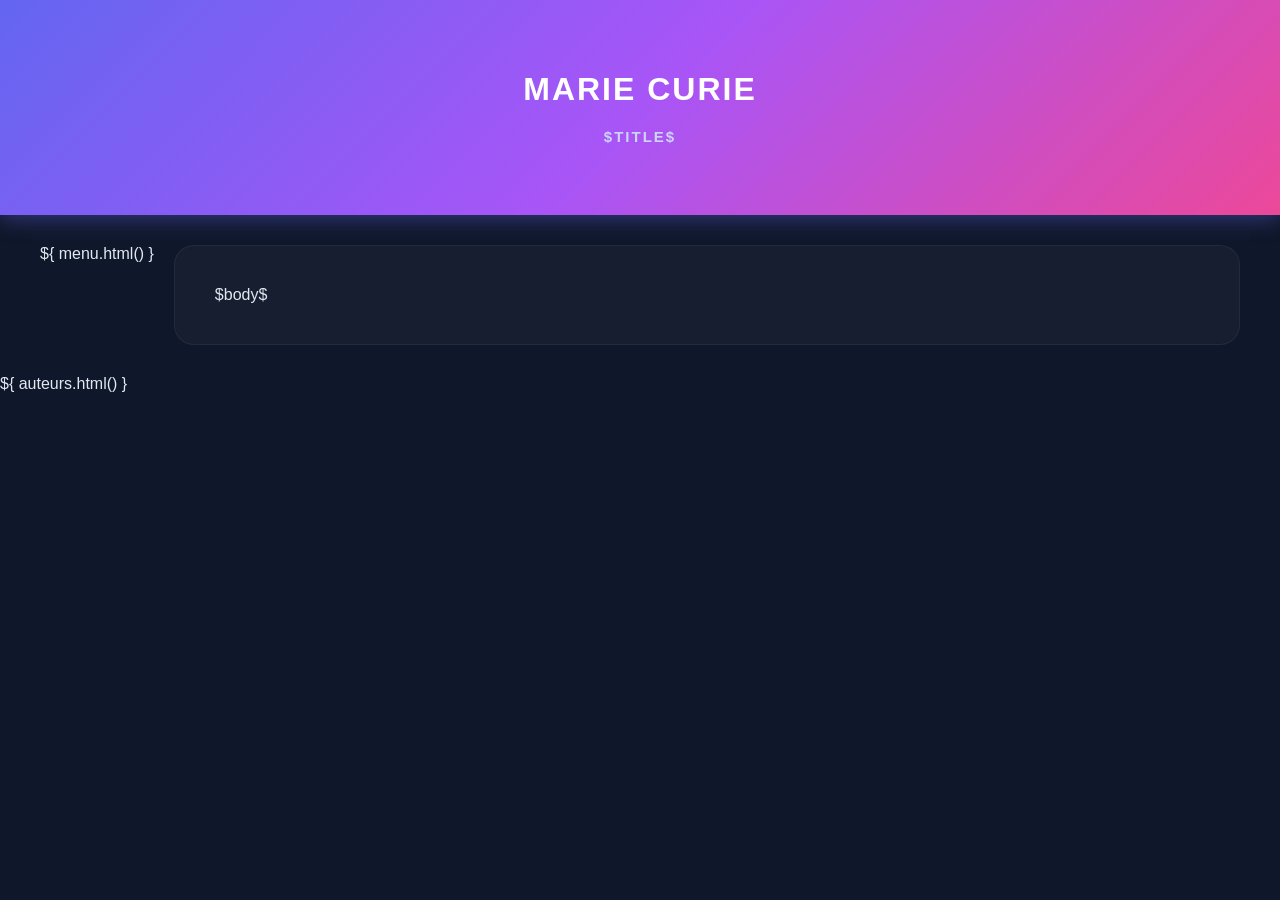
<file: ProjetDocWeb/YAML/template.html>
<!DOCTYPE html PUBLIC "-//W3C//DTD XHTML 1.0 Strict//EN"
  "http://www.w3.org/TR/xhtml1/DTD/xhtml1-strict.dtd">

<html xmlns="http://www.w3.org/1999/xhtml" lang="$lang$">
<head>
<meta http-equiv="Content-Type" content="text/html; charset=utf-8" />
<title>Marie Curie - $title$</title>
<link rel="stylesheet" type="text/css" href="../css/Cheblal-Bourouina.css" />
</head>

<body>

<div id="titre">
<h1>Marie Curie</h1>
<p>$title$</p>
</div>

<div id="body">

${ menu.html() }

<div id="contenu">
$body$
</div>

</div>

${ auteurs.html() }

</body>
</html>
</file>
<file: ProjetDocWeb/css/Cheblal-Bourouina.css>
body {
    margin: 0;
    font-family: Arial, sans-serif;
    background-color: #0f172a; 
    color: #e2e8f0;
}


#titre {
    text-align: center;
    padding: 50px 20px;
    font-size: 38px;
    font-weight: 900;
    text-transform: uppercase;
    letter-spacing: 2px;
    background: linear-gradient(135deg, #6366f1 0%, #a855f7 50%, #ec4899 100%);
    color: white;
    box-shadow: 0 4px 20px rgba(99, 102, 241, 0.4);
}


#body {
    display: flex;
    max-width: 1200px;
    margin: 30px auto;
    gap: 20px; 
}


#menu {
    width: 220px;
    background: rgba(255, 255, 255, 0.05);
    padding: 20px;
    border-radius: 20px;
    border: 1px solid rgba(255, 255, 255, 0.1);
    height: fit-content;
}

#menu a {
    text-decoration: none;
    color: #94a3b8;
    padding: 15px;
    display: block;
    border-radius: 12px;
    margin-bottom: 10px;
    font-weight: bold;
    transition: 0.4s cubic-bezier(0.175, 0.885, 0.32, 1.275);
}


#menu a:hover {
    background: linear-gradient(90deg, #6366f1, #a855f7);
    color: white;
    transform: translateX(10px); 
    box-shadow: 0 10px 20px rgba(99, 102, 241, 0.3);
}


#contenu {
    flex: 1;
    background: rgba(255, 255, 255, 0.03);
    padding: 40px;
    border-radius: 20px;
    border: 1px solid rgba(255, 255, 255, 0.05);
}


h1 {
    font-size: 32px;
    margin-bottom: 15px;
}

h2 {
    color: #c084fc;
    font-size: 22px;
    margin-bottom: 10px;
}


table {
    width: 100%;
    border-collapse: separate;
    border-spacing: 0 10px;
}

th {
    color: #6366f1;
    text-transform: uppercase;
    font-size: 12px;
    letter-spacing: 1px;
    padding: 10px;
    text-align: left;
}

td {
    background: rgba(255, 255, 255, 0.05);
    padding: 15px;
    border-top: 1px solid rgba(255, 255, 255, 0.05);
    border-bottom: 1px solid rgba(255, 255, 255, 0.05);
}

td:first-child { border-radius: 10px 0 0 10px; }
td:last-child { border-radius: 0 10px 10px 0; }


img {
    border: 3px solid #a855f7;
    border-radius: 15px;
    box-shadow: 0 0 10px rgba(168, 85, 247, 0.4);
    max-width: 400px;
    width: 100%;
    height: auto;
}


#auteurs {
    margin-top: 50px;
    padding: 20px;
    border-top: 1px solid rgba(255, 255, 255, 0.1);
    color: #64748b;
}
p {
    line-height: 1.8;
    font-size: 15px;
    color: #cbd5f5;
}
.section {
    margin-bottom: 25px;
    padding: 20px;
    border-radius: 15px;
    background: rgba(255, 255, 255, 0.04);
    border: 1px solid rgba(255, 255, 255, 0.05);
    transition: 0.3s;
}

.section:hover {
    transform: translateY(-5px);
    box-shadow: 0 15px 30px rgba(0,0,0,0.3);
}
h2::after {
    content: "";
    display: block;
    width: 40px;
    height: 3px;
    margin-top: 5px;
    background: linear-gradient(90deg, #6366f1, #ec4899);
}
ul {
    padding-left: 25px;
    list-style-type: square;
}

li {
    margin-bottom: 8px;
    color: #dbeafe;
}

caption {
    caption-side: top;
    font-weight: bold;
    margin-bottom: 10px;
    color: #f0abfc;
}
.float {
    margin: 20px auto;
    max-width: 420px;
    text-align: center;
}

.figcaption {
    font-size: 13px;
    color: #f0abfc;
    margin-top: 8px;
    font-style: italic;
}
</file>
